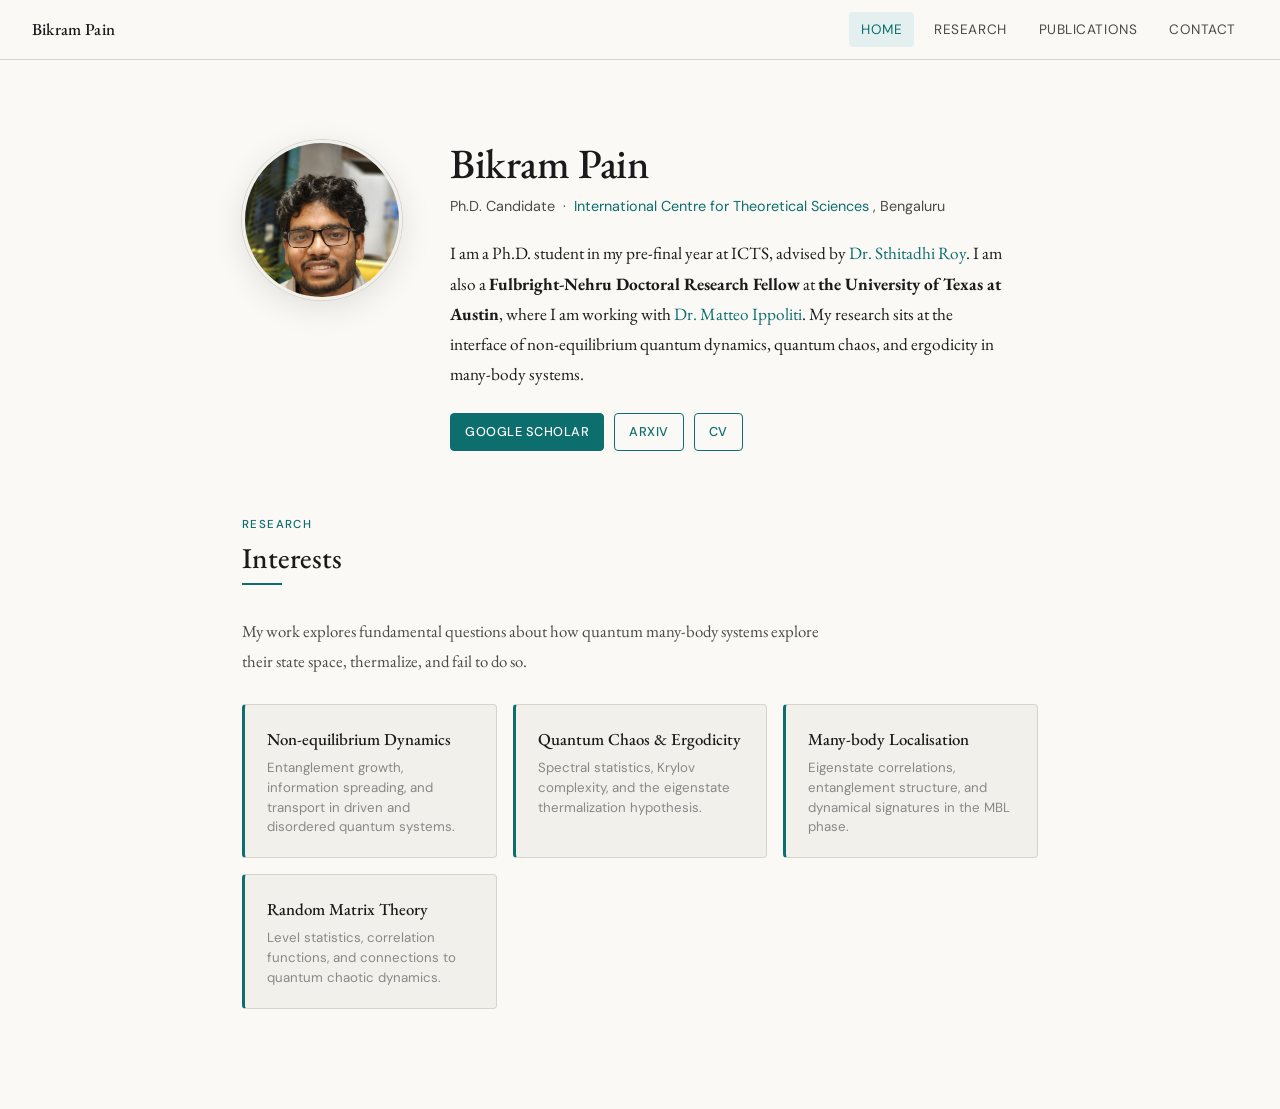
<file: index.html>
<!DOCTYPE html>
<html lang="en">
<head>
  <meta charset="UTF-8">
  <meta name="viewport" content="width=device-width, initial-scale=1.0">
  <title>Bikram Pain</title>
  <link rel="stylesheet" href="style.css">
  <link rel="icon" type="image/svg+xml" href="favicon.svg">
</head>
<body>

<nav>
  <a class="nav-brand" href="index.html">Bikram Pain</a>
  <div class="nav-links">
    <a href="index.html" class="active">Home</a>
    <a href="research.html">Research</a>
    <a href="publications.html">Publications</a>
    <a href="contact.html">Contact</a>
  </div>
</nav>

<main class="page">
  <section class="hero">
    <div class="hero-photo">
      <img src="profilepicwb.jpeg" alt="Bikram Pain">
    </div>
    <div class="hero-text">
      <h1>Bikram Pain</h1>
      <p class="hero-affil">
        Ph.D. Candidate &nbsp;·&nbsp;
        <a href="https://www.icts.res.in" target="_blank">
          International Centre for Theoretical Sciences
        </a>, Bengaluru
      </p>
<p class="hero-bio">
  I am a Ph.D. student in my pre-final year at ICTS, advised by
  <a href="https://icts.res.in/people/sthitadhi-roy" target="_blank" style="color:var(--teal);text-decoration:none;">Dr. Sthitadhi Roy</a>.  I am also a <strong>Fulbright-Nehru Doctoral Research Fellow</strong> at
  <strong>the University of Texas at Austin</strong>, where I am working with
  <a href="https://matteoippoliti.com/" target="_blank" style="color:var(--teal);text-decoration:none;">Dr. Matteo Ippoliti</a>.
  My research sits at the interface of non-equilibrium quantum dynamics,
  quantum chaos, and ergodicity in many-body systems.
</p>

      <div class="hero-links">
        <a class="btn btn-primary" href="https://scholar.google.com/citations?user=yWUe2VUAAAAJ&hl=en" target="_blank">
          Google Scholar
        </a>
        <a class="btn btn-outline" href="http://arxiv.org/a/pain_b_1" target="_blank">
          arXiv
        </a>
        <a class="btn btn-outline" href="https://drive.google.com/file/d/1TnZN9nhQQeBYiiFIgnc3pZ9tNaSdYTvN/view?usp=sharing" target="_blank">
          CV
        </a>
      </div>
    </div>
  </section>

  <!-- Quick summary of research interests on home page -->
  <section style="margin-top:64px;">
    <p class="section-label">Research</p>
    <h2 class="section-title">Interests</h2>
    <div class="divider"></div>
    <p style="font-family:var(--serif);font-size:1.05rem;color:var(--ink-2);max-width:600px;margin-bottom:28px;line-height:1.75;">
      My work explores fundamental questions about how quantum many-body systems
      explore their state space, thermalize, and fail to do so.
    </p>
    <div class="interest-grid">
      <div class="interest-card">
        <h3>Non-equilibrium Dynamics</h3>
        <p>Entanglement growth, information spreading, and transport in driven and disordered quantum systems.</p>
      </div>
      <div class="interest-card">
        <h3>Quantum Chaos &amp; Ergodicity</h3>
        <p>Spectral statistics, Krylov complexity, and the eigenstate thermalization hypothesis.</p>
      </div>
      <div class="interest-card">
        <h3>Many-body Localisation</h3>
        <p>Eigenstate correlations, entanglement structure, and dynamical signatures in the MBL phase.</p>
      </div>
      <div class="interest-card">
        <h3>Random Matrix Theory</h3>
        <p>Level statistics, correlation functions, and connections to quantum chaotic dynamics.</p>
      </div>
    </div>
  </section>



</body>
</html>
</file>
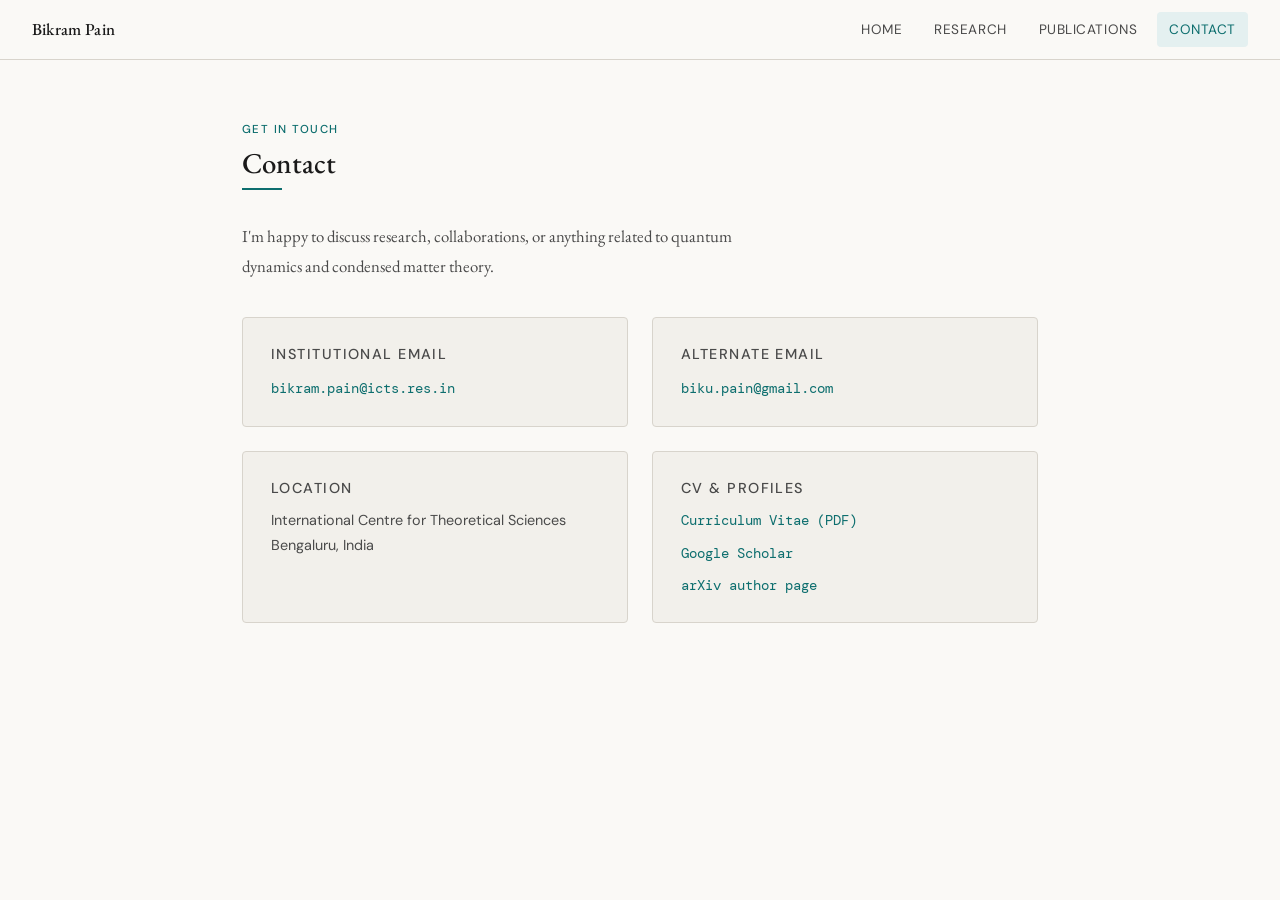
<file: contact.html>
<!DOCTYPE html>
<html lang="en">
<head>
  <meta charset="UTF-8">
  <meta name="viewport" content="width=device-width, initial-scale=1.0">
  <title>Contact · Bikram Pain</title>
  <link rel="stylesheet" href="style.css">
  <link rel="icon" type="image/svg+xml" href="favicon.svg">
</head>
<body>

<nav>
  <a class="nav-brand" href="index.html">Bikram Pain</a>
  <div class="nav-links">
    <a href="index.html">Home</a>
    <a href="research.html">Research</a>
    <a href="publications.html">Publications</a>
    <a href="contact.html" class="active">Contact</a>
  </div>
</nav>

<main class="page">
  <p class="section-label">Get in touch</p>
  <h1 class="section-title">Contact</h1>
  <div class="divider"></div>

  <p style="font-family:var(--serif);font-size:1.05rem;color:var(--ink-2);max-width:500px;margin-bottom:36px;line-height:1.75;">
    I'm happy to discuss research, collaborations, or anything related to
    quantum dynamics and condensed matter theory.
  </p>

  <div class="contact-grid">

    <div class="contact-card">
      <p class="contact-card-label">Institutional email</p>
      <a href="mailto:bikram.pain@icts.res.in">bikram.pain@icts.res.in</a>
    </div>

    <div class="contact-card">
      <p class="contact-card-label">Alternate email</p>
      <a href="mailto:biku.pain@gmail.com">biku.pain@gmail.com</a>
    </div>

    <div class="contact-card">
      <p class="contact-card-label">Location</p>
      <p>International Centre for Theoretical Sciences<br>Bengaluru, India</p>
    </div>

    <div class="contact-card">
      <p class="contact-card-label">CV &amp; profiles</p>
      <div style="display:flex;flex-direction:column;gap:8px;margin-top:4px;">
        <a href="https://drive.google.com/file/d/1TnZN9nhQQeBYiiFIgnc3pZ9tNaSdYTvN/view?usp=sharing" target="_blank">Curriculum Vitae (PDF)</a>
        <a href="https://scholar.google.com/citations?user=yWUe2VUAAAAJ&hl=en" target="_blank">Google Scholar</a>
        <a href="http://arxiv.org/a/pain_b_1" target="_blank">arXiv author page</a>
      </div>
    </div>

  </div>
</main>

</body>
</html>
</file>
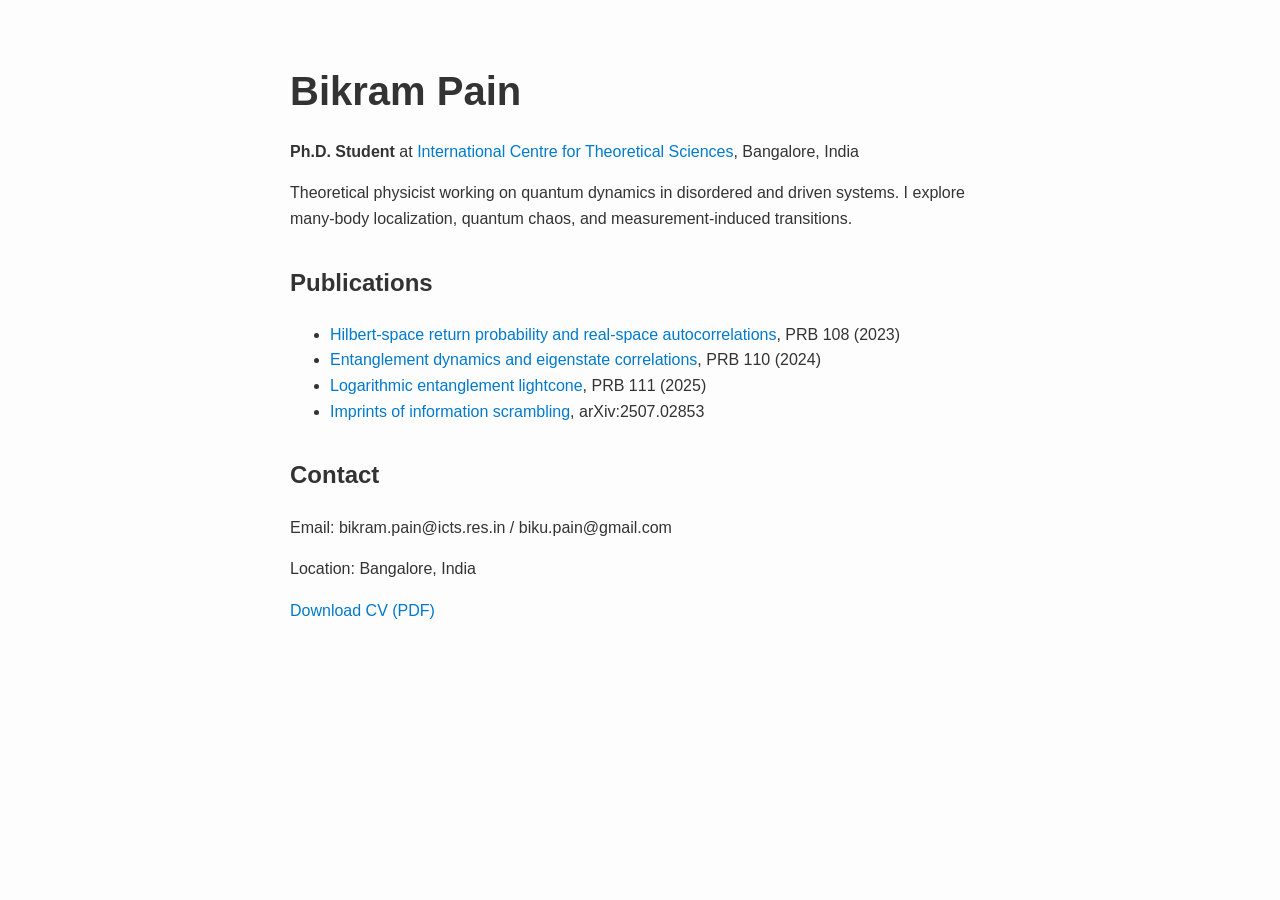
<file: github_homepage.html>
<!DOCTYPE html>
<html lang="en">
<head>
  <meta charset="UTF-8">
  <meta name="viewport" content="width=device-width, initial-scale=1.0">
  <title>Bikram Pain</title>
  <style>
    body {
      font-family: -apple-system, BlinkMacSystemFont, 'Segoe UI', Roboto, Oxygen, Ubuntu, Cantarell, 'Open Sans', 'Helvetica Neue', sans-serif;
      max-width: 700px;
      margin: auto;
      padding: 2rem;
      line-height: 1.6;
      background-color: #fdfdfd;
      color: #333;
    }
    h1 {
      font-size: 2.5rem;
      margin-bottom: 0.2rem;
    }
    h2 {
      font-size: 1.5rem;
      margin-top: 2rem;
    }
    a {
      color: #007acc;
      text-decoration: none;
    }
    a:hover {
      text-decoration: underline;
    }
  </style>
</head>
<body>
  <h1>Bikram Pain</h1>
  <p><strong>Ph.D. Student</strong> at <a href="https://www.icts.res.in">International Centre for Theoretical Sciences</a>, Bangalore, India</p>

  <p>Theoretical physicist working on quantum dynamics in disordered and driven systems. I explore many-body localization, quantum chaos, and measurement-induced transitions.</p>

  <h2>Publications</h2>
  <ul>
    <li><a href="https://journals.aps.org/prb/abstract/10.1103/PhysRevB.108.L140201">Hilbert-space return probability and real-space autocorrelations</a>, PRB 108 (2023)</li>
    <li><a href="https://journals.aps.org/prb/abstract/10.1103/PhysRevB.110.224201">Entanglement dynamics and eigenstate correlations</a>, PRB 110 (2024)</li>
    <li><a href="https://journals.aps.org/prb/abstract/10.1103/PhysRevB.111.174206">Logarithmic entanglement lightcone</a>, PRB 111 (2025)</li>
    <li><a href="https://arxiv.org/abs/2507.02853">Imprints of information scrambling</a>, arXiv:2507.02853</li>
  </ul>

  <h2>Contact</h2>
  <p>Email: bikram.pain@icts.res.in / biku.pain@gmail.com</p>
  <p>Location: Bangalore, India</p>
  <p><a href="cv.pdf">Download CV (PDF)</a></p>
</body>
</html>
</file>
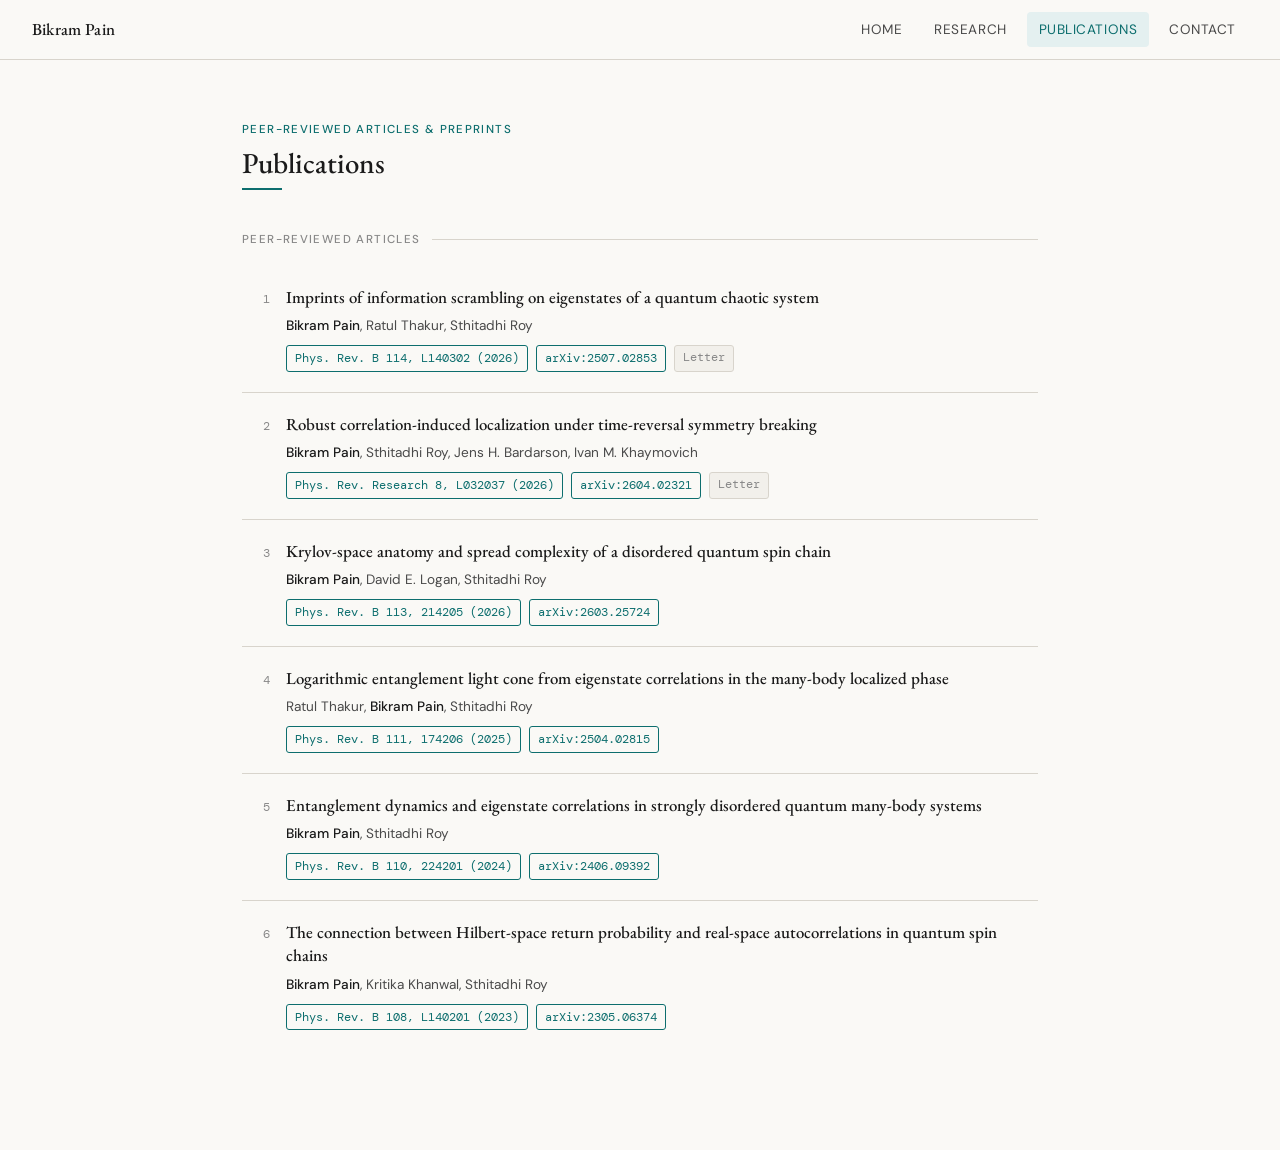
<file: publications.html>
<!DOCTYPE html>
<html lang="en">
<head>
  <meta charset="UTF-8">
  <meta name="viewport" content="width=device-width, initial-scale=1.0">
  <title>Publications · Bikram Pain</title>
  <link rel="stylesheet" href="style.css">
  <link rel="icon" type="image/svg+xml" href="favicon.svg">
</head>
<body>
<nav>
  <a class="nav-brand" href="index.html">Bikram Pain</a>
  <div class="nav-links">
    <a href="index.html">Home</a>
    <a href="research.html">Research</a>
    <a href="publications.html" class="active">Publications</a>
    <a href="contact.html">Contact</a>
  </div>
</nav>
<main class="page">
<p class="section-label">Peer-reviewed articles &amp; preprints</p>
  <h1 class="section-title">Publications</h1>
  <div class="divider"></div>

  <!-- PEER-REVIEWED -->
  <p class="pub-section-label">Peer-reviewed Articles</p>
  <div class="pub-list">

    <div class="pub-item">
      <span class="pub-num">1</span>
      <div class="pub-body">
        <p class="pub-title">Imprints of information scrambling on eigenstates of a quantum chaotic system</p>
        <p class="pub-authors"><em>Bikram Pain</em>, Ratul Thakur, Sthitadhi Roy</p>
        <div class="pub-links">
          <a class="pub-link" href="https://doi.org/10.1103/r1gj-g99c" target="_blank">Phys. Rev. B 114, L140302 (2026)</a>
          <a class="pub-link" href="https://arxiv.org/abs/2507.02853" target="_blank">arXiv:2507.02853</a>
          <span class="pub-tag">Letter</span>
        </div>
      </div>
    </div>

    <div class="pub-item">
      <span class="pub-num">2</span>
      <div class="pub-body">
        <p class="pub-title">Robust correlation-induced localization under time-reversal symmetry breaking</p>
        <p class="pub-authors"><em>Bikram Pain</em>, Sthitadhi Roy, Jens H. Bardarson, Ivan M. Khaymovich</p>
        <div class="pub-links">
          <a class="pub-link" href="https://doi.org/10.1103/34h6-sn4p" target="_blank">Phys. Rev. Research 8, L032037 (2026)</a>
          <a class="pub-link" href="https://arxiv.org/abs/2604.02321" target="_blank">arXiv:2604.02321</a>
          <span class="pub-tag">Letter</span>
        </div>
      </div>
    </div>

    <div class="pub-item">
      <span class="pub-num">3</span>
      <div class="pub-body">
        <p class="pub-title">Krylov-space anatomy and spread complexity of a disordered quantum spin chain</p>
        <p class="pub-authors"><em>Bikram Pain</em>, David E. Logan, Sthitadhi Roy</p>
        <div class="pub-links">
          <a class="pub-link" href="https://doi.org/10.1103/3xnt-2n8v" target="_blank">Phys. Rev. B 113, 214205 (2026)</a>
          <a class="pub-link" href="https://arxiv.org/abs/2603.25724" target="_blank">arXiv:2603.25724</a>
        </div>
      </div>
    </div>

    <div class="pub-item">
      <span class="pub-num">4</span>
      <div class="pub-body">
        <p class="pub-title">Logarithmic entanglement light cone from eigenstate correlations in the many-body localized phase</p>
        <p class="pub-authors">Ratul Thakur, <em>Bikram Pain</em>, Sthitadhi Roy</p>
        <div class="pub-links">
          <a class="pub-link" href="https://doi.org/10.1103/PhysRevB.111.174206" target="_blank">Phys. Rev. B 111, 174206 (2025)</a>
          <a class="pub-link" href="https://arxiv.org/abs/2504.02815" target="_blank">arXiv:2504.02815</a>
        </div>
      </div>
    </div>

    <div class="pub-item">
      <span class="pub-num">5</span>
      <div class="pub-body">
        <p class="pub-title">Entanglement dynamics and eigenstate correlations in strongly disordered quantum many-body systems</p>
        <p class="pub-authors"><em>Bikram Pain</em>, Sthitadhi Roy</p>
        <div class="pub-links">
          <a class="pub-link" href="https://doi.org/10.1103/PhysRevB.110.224201" target="_blank">Phys. Rev. B 110, 224201 (2024)</a>
          <a class="pub-link" href="https://arxiv.org/abs/2406.09392" target="_blank">arXiv:2406.09392</a>
        </div>
      </div>
    </div>

    <div class="pub-item">
      <span class="pub-num">6</span>
      <div class="pub-body">
        <p class="pub-title">The connection between Hilbert-space return probability and real-space autocorrelations in quantum spin chains</p>
        <p class="pub-authors"><em>Bikram Pain</em>, Kritika Khanwal, Sthitadhi Roy</p>
        <div class="pub-links">
          <a class="pub-link" href="https://doi.org/10.1103/PhysRevB.108.L140201" target="_blank">Phys. Rev. B 108, L140201 (2023)</a>
          <a class="pub-link" href="https://arxiv.org/abs/2305.06374" target="_blank">arXiv:2305.06374</a>
        </div>
      </div>
    </div>

  </div>
</main>
</body>
</html>
</file>
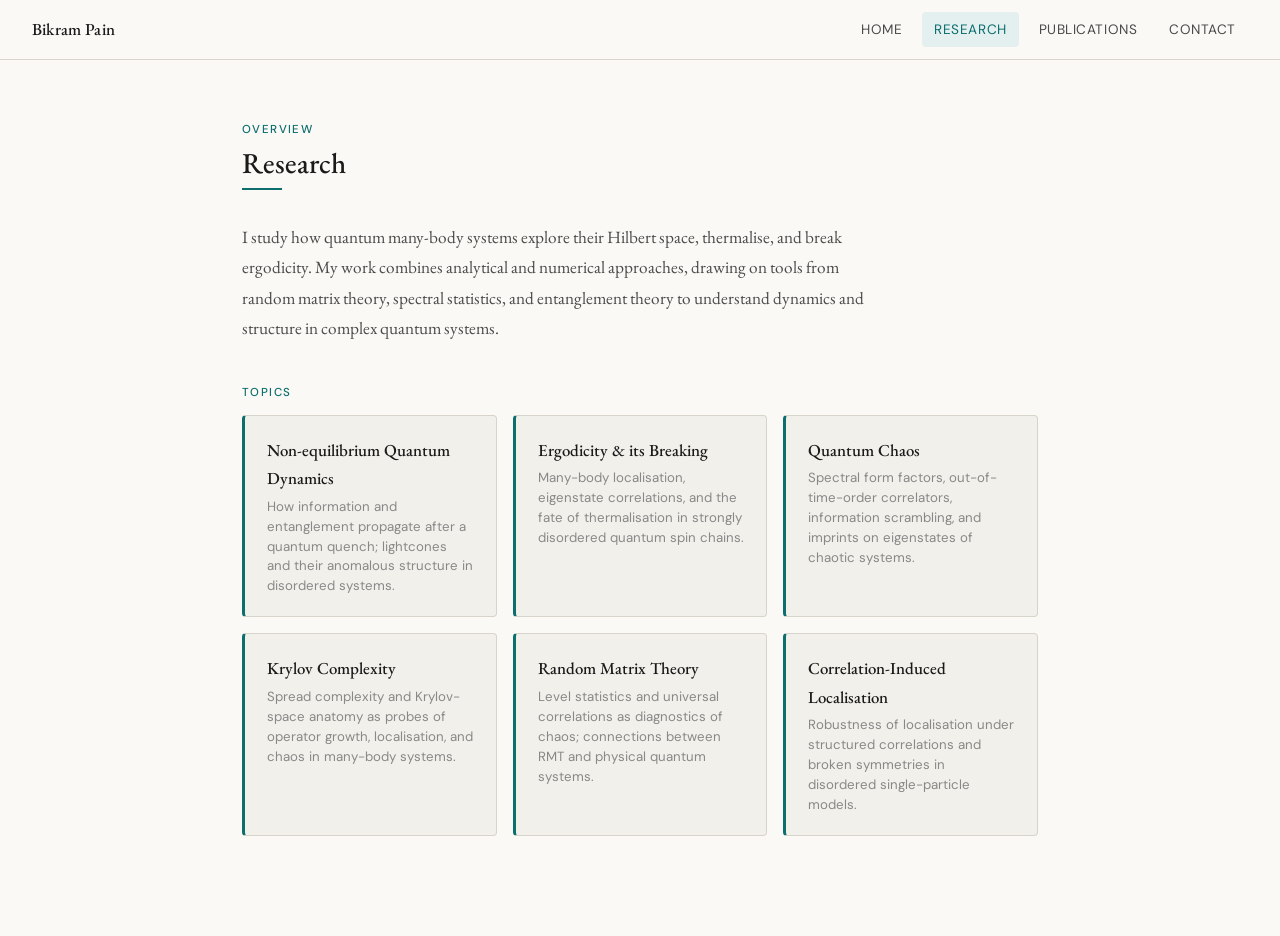
<file: research.html>
<!DOCTYPE html>
<html lang="en">
<head>
  <meta charset="UTF-8">
  <meta name="viewport" content="width=device-width, initial-scale=1.0">
  <title>Research · Bikram Pain</title>
  <link rel="stylesheet" href="style.css">
  <link rel="icon" type="image/svg+xml" href="favicon.svg">
</head>
<body>

<nav>
  <a class="nav-brand" href="index.html">Bikram Pain</a>
  <div class="nav-links">
    <a href="index.html">Home</a>
    <a href="research.html" class="active">Research</a>
    <a href="publications.html">Publications</a>
    <a href="contact.html">Contact</a>
  </div>
</nav>

<main class="page">
  <p class="section-label">Overview</p>
  <h1 class="section-title">Research</h1>
  <div class="divider"></div>

  <p class="research-intro">
    I study how quantum many-body systems explore their Hilbert space, thermalise,
    and break ergodicity. My work combines analytical and numerical approaches, drawing
    on tools from random matrix theory, spectral statistics, and entanglement theory to
    understand dynamics and structure in complex quantum systems.
  </p>

  <p class="section-label" style="margin-top:40px;">Topics</p>
  <div class="interest-grid">

    <div class="interest-card">
      <h3>Non-equilibrium Quantum Dynamics</h3>
      <p>How information and entanglement propagate after a quantum quench; lightcones and their anomalous structure in disordered systems.</p>
    </div>

    <div class="interest-card">
      <h3>Ergodicity &amp; its Breaking</h3>
      <p>Many-body localisation, eigenstate correlations, and the fate of thermalisation in strongly disordered quantum spin chains.</p>
    </div>

    <div class="interest-card">
      <h3>Quantum Chaos</h3>
      <p>Spectral form factors, out-of-time-order correlators, information scrambling, and imprints on eigenstates of chaotic systems.</p>
    </div>

    <div class="interest-card">
      <h3>Krylov Complexity</h3>
      <p>Spread complexity and Krylov-space anatomy as probes of operator growth, localisation, and chaos in many-body systems.</p>
    </div>

    <div class="interest-card">
      <h3>Random Matrix Theory</h3>
      <p>Level statistics and universal correlations as diagnostics of chaos; connections between RMT and physical quantum systems.</p>
    </div>

    <div class="interest-card">
      <h3>Correlation-Induced Localisation</h3>
      <p>Robustness of localisation under structured correlations and broken symmetries in disordered single-particle models.</p>
    </div>

  </div>
</main>

</body>
</html>
</file>
<file: style.css>
@import url('https://fonts.googleapis.com/css2?family=EB+Garamond:ital,wght@0,400;0,500;0,600;1,400;1,500&family=DM+Sans:wght@300;400;500&family=DM+Mono:wght@400;500&display=swap');

/* ─── TOKENS ─────────────────────────────────────────── */
:root {
  --ink:      #1a1a1a;
  --ink-2:    #4a4a4a;
  --ink-3:    #888;
  --paper:    #faf9f6;
  --paper-2:  #f2f0eb;
  --teal:     #0d6e6e;
  --teal-light: #e4f0f0;
  --teal-dim: #0a5858;
  --rule:     #d8d4cc;
  --serif:    'EB Garamond', Georgia, serif;
  --sans:     'DM Sans', system-ui, sans-serif;
  --mono:     'DM Mono', monospace;
  --radius:   4px;
  --max:      860px;
  --nav-h:    60px;
}

/* ─── RESET ──────────────────────────────────────────── */
*, *::before, *::after { box-sizing: border-box; margin: 0; padding: 0; }
html { scroll-behavior: smooth; }

body {
  font-family: var(--sans);
  font-size: 16px;
  line-height: 1.7;
  color: var(--ink);
  background: var(--paper);
  -webkit-font-smoothing: antialiased;
}

/* ─── NAV ────────────────────────────────────────────── */
nav {
  position: sticky;
  top: 0;
  z-index: 100;
  background: var(--paper);
  border-bottom: 1px solid var(--rule);
  height: var(--nav-h);
  display: flex;
  align-items: center;
  justify-content: space-between;
  padding: 0 32px;
  backdrop-filter: blur(8px);
}

.nav-brand {
  font-family: var(--serif);
  font-size: 1.05rem;
  font-weight: 500;
  color: var(--ink);
  text-decoration: none;
  letter-spacing: 0.01em;
}

.nav-links {
  display: flex;
  gap: 8px;
}

nav a:not(.nav-brand) {
  color: var(--ink-2);
  text-decoration: none;
  font-size: 0.85rem;
  font-weight: 400;
  letter-spacing: 0.04em;
  text-transform: uppercase;
  padding: 6px 12px;
  border-radius: var(--radius);
  transition: color 0.15s, background 0.15s;
}

nav a:not(.nav-brand):hover,
nav a:not(.nav-brand).active {
  color: var(--teal);
  background: var(--teal-light);
}

/* ─── PAGE WRAPPER ───────────────────────────────────── */
.page {
  max-width: var(--max);
  margin: 0 auto;
  padding: 60px 32px 100px;
  animation: fadeUp 0.4s ease both;
}

@keyframes fadeUp {
  from { opacity: 0; transform: translateY(12px); }
  to   { opacity: 1; transform: translateY(0); }
}

/* ─── HOME HERO ──────────────────────────────────────── */
.hero {
  display: grid;
  grid-template-columns: 160px 1fr;
  gap: 48px;
  align-items: start;
  padding-top: 20px;
}

.hero-photo {
  position: relative;
}

.hero-photo img {
  width: 160px;
  height: 160px;
  border-radius: 50%;
  object-fit: cover;
  object-position: top;
  display: block;
  border: 3px solid var(--paper-2);
  box-shadow: 0 0 0 1px var(--rule), 0 8px 32px rgba(0,0,0,0.10);
}

.hero-text h1 {
  font-family: var(--serif);
  font-size: 2.6rem;
  font-weight: 500;
  line-height: 1.15;
  letter-spacing: -0.01em;
  margin-bottom: 6px;
}

.hero-affil {
  font-size: 0.9rem;
  color: var(--ink-2);
  margin-bottom: 20px;
}

.hero-affil a {
  color: var(--teal);
  text-decoration: none;
}

.hero-affil a:hover { text-decoration: underline; }

.hero-bio {
  font-family: var(--serif);
  font-size: 1.08rem;
  color: var(--ink);
  line-height: 1.75;
  max-width: 560px;
  margin-bottom: 24px;
}

.hero-links {
  display: flex;
  gap: 10px;
  flex-wrap: wrap;
}

/* ─── BUTTONS ────────────────────────────────────────── */
.btn {
  display: inline-flex;
  align-items: center;
  gap: 6px;
  font-family: var(--sans);
  font-size: 0.8rem;
  font-weight: 500;
  letter-spacing: 0.04em;
  text-transform: uppercase;
  text-decoration: none;
  padding: 7px 14px;
  border-radius: var(--radius);
  transition: all 0.15s;
  border: 1.5px solid transparent;
}

.btn-primary {
  background: var(--teal);
  color: white;
  border-color: var(--teal);
}
.btn-primary:hover { background: var(--teal-dim); border-color: var(--teal-dim); }

.btn-outline {
  background: transparent;
  color: var(--teal);
  border-color: var(--teal);
}
.btn-outline:hover { background: var(--teal-light); }

/* ─── SECTION HEADINGS ───────────────────────────────── */
.section-label {
  font-family: var(--sans);
  font-size: 0.72rem;
  font-weight: 500;
  letter-spacing: 0.12em;
  text-transform: uppercase;
  color: var(--teal);
  margin-bottom: 6px;
}

.section-title {
  font-family: var(--serif);
  font-size: 1.8rem;
  font-weight: 500;
  color: var(--ink);
  margin-bottom: 8px;
  line-height: 1.2;
}

.divider {
  width: 40px;
  height: 2px;
  background: var(--teal);
  margin-bottom: 32px;
}

/* ─── RESEARCH PAGE ──────────────────────────────────── */
.research-intro {
  font-family: var(--serif);
  font-size: 1.08rem;
  color: var(--ink-2);
  max-width: 640px;
  margin-bottom: 40px;
  line-height: 1.75;
}

.interest-grid {
  display: grid;
  grid-template-columns: repeat(auto-fill, minmax(240px, 1fr));
  gap: 16px;
  margin-top: 12px;
}

.interest-card {
  background: var(--paper-2);
  border: 1px solid var(--rule);
  border-left: 3px solid var(--teal);
  border-radius: var(--radius);
  padding: 20px 22px;
  transition: box-shadow 0.15s, transform 0.15s;
}

.interest-card:hover {
  box-shadow: 0 4px 20px rgba(0,0,0,0.07);
  transform: translateY(-2px);
}

.interest-card h3 {
  font-family: var(--serif);
  font-size: 1.05rem;
  font-weight: 500;
  color: var(--ink);
  margin-bottom: 4px;
}

.interest-card p {
  font-size: 0.83rem;
  color: var(--ink-3);
  line-height: 1.5;
}

/* ─── PUBLICATIONS ───────────────────────────────────── */
.pub-section-label {
  font-family: var(--sans);
  font-size: 0.72rem;
  font-weight: 500;
  letter-spacing: 0.12em;
  text-transform: uppercase;
  color: var(--ink-3);
  margin: 40px 0 16px;
  display: flex;
  align-items: center;
  gap: 12px;
}

.pub-section-label::after {
  content: '';
  flex: 1;
  height: 1px;
  background: var(--rule);
}

.pub-list {
  display: flex;
  flex-direction: column;
  gap: 0;
}

.pub-item {
  display: grid;
  grid-template-columns: 28px 1fr;
  gap: 0 16px;
  padding: 20px 0;
  border-bottom: 1px solid var(--rule);
  animation: fadeUp 0.3s ease both;
}

.pub-item:last-child { border-bottom: none; }

.pub-num {
  font-family: var(--mono);
  font-size: 0.75rem;
  color: var(--ink-3);
  padding-top: 3px;
  text-align: right;
}

.pub-body {}

.pub-title {
  font-family: var(--serif);
  font-size: 1.05rem;
  font-weight: 500;
  color: var(--ink);
  line-height: 1.4;
  margin-bottom: 5px;
}

.pub-authors {
  font-size: 0.85rem;
  color: var(--ink-2);
  margin-bottom: 8px;
}

.pub-authors em { 
  font-style: normal;
  font-weight: 500;
  color: var(--ink);
}

.pub-links {
  display: flex;
  gap: 8px;
  flex-wrap: wrap;
}

.pub-link {
  font-family: var(--mono);
  font-size: 0.75rem;
  color: var(--teal);
  text-decoration: none;
  padding: 2px 8px;
  border: 1px solid var(--teal);
  border-radius: 3px;
  transition: background 0.12s, color 0.12s;
}

.pub-link:hover {
  background: var(--teal);
  color: white;
}

.pub-tag {
  font-family: var(--mono);
  font-size: 0.72rem;
  color: var(--ink-3);
  padding: 2px 8px;
  background: var(--paper-2);
  border: 1px solid var(--rule);
  border-radius: 3px;
}

/* ─── CONTACT PAGE ───────────────────────────────────── */
.contact-grid {
  display: grid;
  grid-template-columns: 1fr 1fr;
  gap: 24px;
  margin-top: 12px;
}

.contact-card {
  background: var(--paper-2);
  border: 1px solid var(--rule);
  border-radius: var(--radius);
  padding: 24px 28px;
}

.contact-card-label {
  font-size: 0.72rem;
  font-weight: 500;
  letter-spacing: 0.1em;
  text-transform: uppercase;
  color: var(--ink-3);
  margin-bottom: 8px;
}

.contact-card a {
  font-family: var(--mono);
  font-size: 0.9rem;
  color: var(--teal);
  text-decoration: none;
  word-break: break-all;
}

.contact-card a:hover { text-decoration: underline; }

.contact-card p {
  font-size: 0.9rem;
  color: var(--ink-2);
}

/* ─── RESPONSIVE ─────────────────────────────────────── */
@media (max-width: 640px) {
  .page { padding: 40px 20px 80px; }
  nav { padding: 0 20px; }
  .hero { grid-template-columns: 1fr; gap: 24px; }
  .hero-photo img { width: 120px; height: 120px; }
  .hero-text h1 { font-size: 2rem; }
  .contact-grid { grid-template-columns: 1fr; }
  .interest-grid { grid-template-columns: 1fr; }
}
</file>
